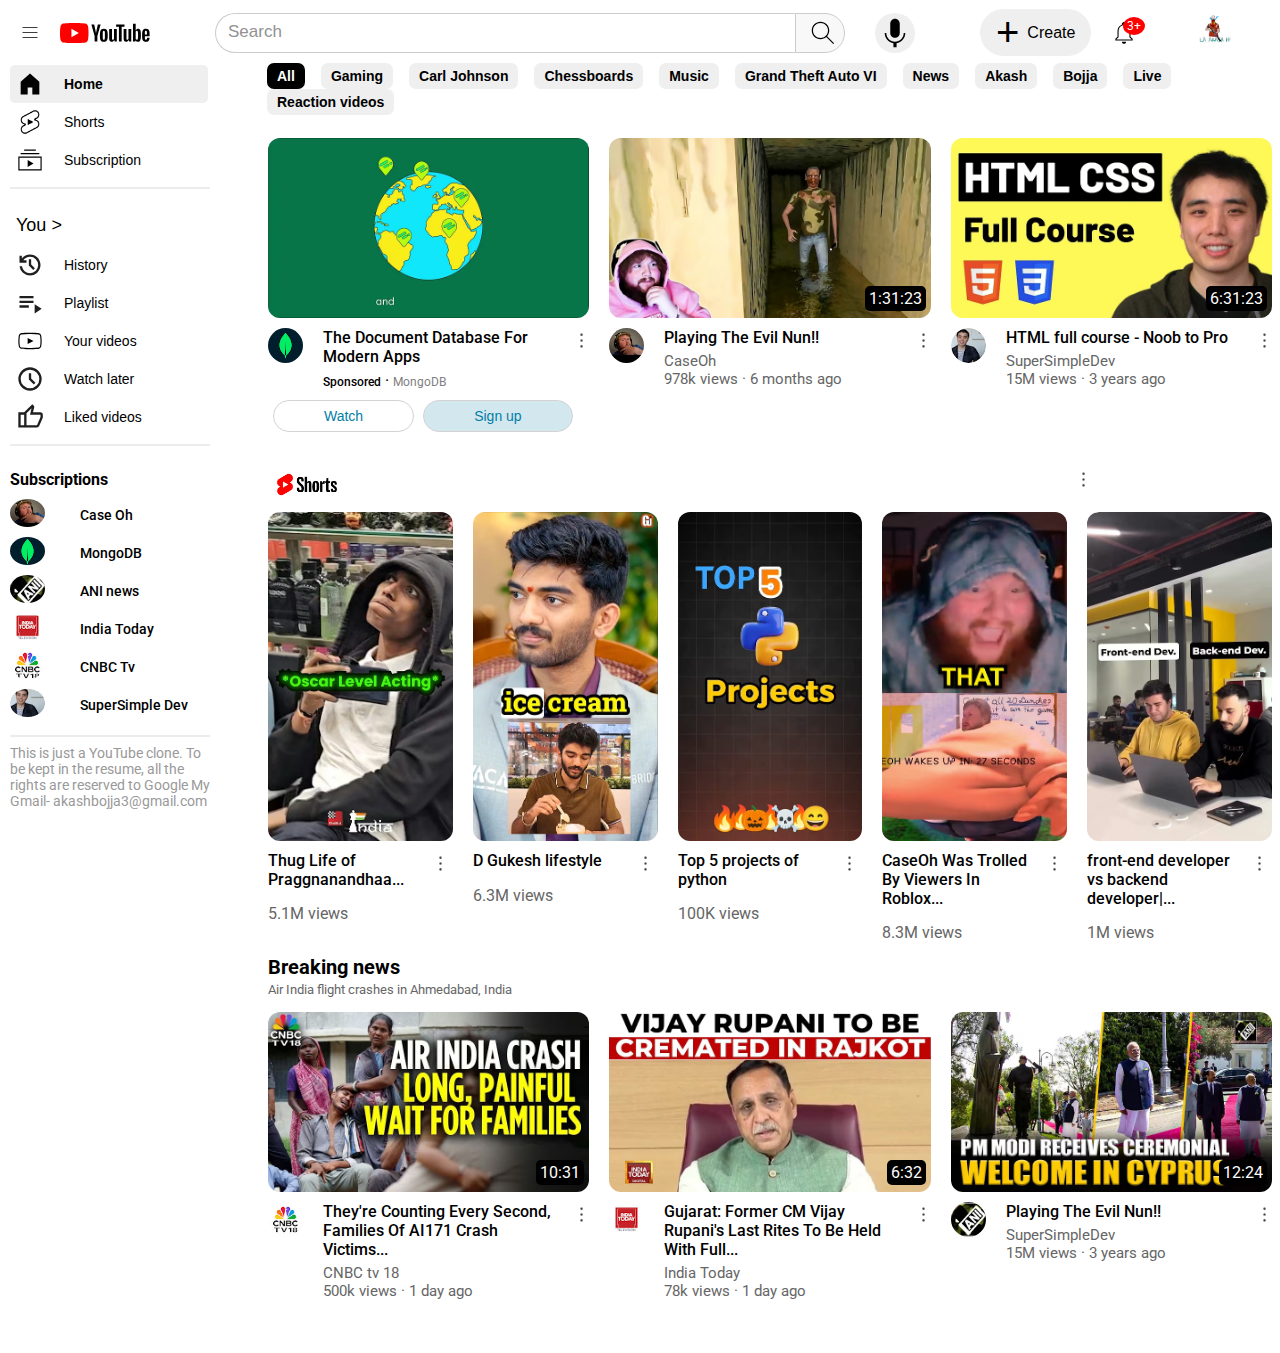
<file: index.html>
<html>
    <head>

    <title> YouTube Clone</title>

    <link rel="preconnect" href="https://fonts.googleapis.com">
    <link rel="preconnect" href="https://fonts.gstatic.com" crossorigin>
    <link href="https://fonts.googleapis.com/css2?family=Roboto:ital,wght@0,100..900;1,100..900&display=swap" rel="stylesheet">

    <link rel = "stylesheet" href = "header.css">
    <link rel = "stylesheet" href = "main.css">
    <link rel = "stylesheet" href = "general.css">
    <link rel ="stylesheet" href = "shorts.css">
    <link rel ="stylesheet" href = "sidebar.css">

    </head>

    <body>
        <div class="header"> 

        <div class="left-section">
            <img src="gui/hamburger.svg" class="hamburger-menu">
            <img src="gui/ytlogo.svg" class="ytlogo">

        </div>

        <div class="middle-section">

            <input type = "text" class ="searchbar" placeholder = "Search">
            <button class="search-button">

                <img src="gui/search.svg">
                <div class="tooltip">Search</div> 
            </button>
            <button class="voice-search-button">
                <img src="gui/voice-search.svg">
                <div class="tooltip">Voice Search</div> 
            </button>

        </div>

        
        <div class="right-section"> 
            <button class="create"> <span class="plus">+</span> <span class="createtext">Create</span></button>

            <div class="notifications">
            <img src ="gui/notification.svg" class ="notification">
             <div class="notifications-count">3+</div>
             <div class="tooltip">Notifications</div>
            </div>

            <img src="channelpics/channelpic6.jfif" class="profile" >


        </div>

        <div class="bottom-section">
           <button class="allbutton">All</button>
           <button class="gamingbutton">Gaming</button>
           <button class="cjbutton">Carl Johnson</button>
           <button class="chessbutton">Chessboards</button>
           <button class="musicbutton">Music</button>
           <button class="gtabutton">Grand Theft Auto VI</button>
           <button class="newsbutton">News</button>
           <button class="akashbutton">Akash</button>
           <button class="bojjabutton">Bojja</button>
           <button class="livebutton">Live</button>
           <button class="reactionbutton">Reaction videos</button>


        </div>

        </div>

        <div class="sidebar">

            <div class="top-section">

            <button class="homebutton">
                 <img src="gui/home.svg">
                 <b><p>Home</p></b> 
            </button>

              <button class="shortsbutton">
                 <img src="gui/youtube-shorts-dark-logo.png">
                 <p>Shorts</p>
            </button>

              <button class="subscriptionbutton">
                 <img src="gui/subscription.svg">
                 <p>Subscription</p>
            </button>
            <hr>
            
            </div>
            

            <div class="you-section">

            <button class="youbutton"> You > </button>

            <button class="historybutton"> 

                <img src="gui/youtube-history-logo.svg"> 
                <p>History</p>

            </button>

            <button class="playlistbutton">

                 <img src= "gui/youtube-playlist-logo.svg"> 
                 <p>Playlist</p>

            </button>

            <button class="yourvideosbutton">

                 <img src="gui/yourvideos.svg"> 
                <p>Your videos</p>

            </button>

            <button class="watchlaterbutton">

                 <img src="gui/youtube-watchlater-logo.svg">
                 <p>Watch later</p>

            </button>

            <button class="likedvideosbutton">
                <img src="gui/youtube-liked-logo.svg">
                <p>Liked videos</p>
            </button>
            

            <hr>
            </div>

            <div class="subscriptions">

                <b class="subscription-text">Subscriptions</b>

            <div class="sub-profile-flex">

                <div class="sub-profile-text-grid">
                       
                <div>

                <img src="channelpics/channelpic1.jfif" class="sub-profile">
                
                </div>

                <div>
                    <p class="sub-name">Case Oh</p>

                </div>

        <div>

                <img src = "channelpics/profile1.png" class = "sub-profile">
                
                </div>

                <div>
                    <p class="sub-name">MongoDB</p>

                </div>

       <div>

                <img src = "channelpics/channelpic5.jfif" class = "sub-profile">
                
                </div>

                <div>
                    <p class="sub-name">ANI news</p>

                </div>

      <div>

                <img src = "channelpics/channelpic4.jfif" class = "sub-profile">
                
                </div>

                <div>
                    <p class="sub-name">India Today</p>

                </div>

       <div>

                <img src = "channelpics/channelpic3.jfif" class = "sub-profile">
                
                </div>

                <div>
                    <p class="sub-name">CNBC Tv</p>

                </div>

       <div>

                  <img src = "channelpics/channelpic2.jfif" class = "sub-profile">
                
                </div>

                <div>
                    <p class="sub-name">SuperSimple Dev</p>

                </div>

             </div>

            </div>
            <hr>
            </div>

            <div class="conclusion">

                <p class="conclusion-text">
                     This is just a YouTube clone. To be kept in the resume, all the rights are reserved to Google
                     My Gmail- akashbojja3@gmail.com
                </p>

            </div>


        </div>

        
    <div class="grid">

        <div class = "video">

            <div>
                <img src = "Thumbnails/Thumbnail1.avif" class = "thumbnail">
            </div>

            <div class = "video-info">

                <div class ="profiles">
                    <img src = "channelpics/profile1.png" class = "profile">
                </div>

                <div class="video-stats">

                <div class = "titles" >
                    <p class ="title">The Document Database For Modern Apps</p>
                    
                </div>

                <div class="sponsores">
                    <p><span class="sponsored">Sponsored</span> &middot; <span class="adsponsor">MongoDB</span></p>
                </div>

                </div>

                <div class="kebabmenu">
                    <img src = "gui/kebabmenu.png" class = "kebabmenu">
                </div>

            </div>

            <div>
                <button class ="adwatch">Watch</button>
                <button class="adSignup">Sign up</button>
            </div>
       
        </div>

        <div class = "video">

            <div class="thumbnail-row">
                <div class="video-time">1:31:23</div>
                <img src = "Thumbnails/Thumbnail2.avif" class = "thumbnail">
            </div>

            <div class = "video-info">

                <div class ="profiles">
                    <img src = "channelpics/channelpic1.jfif" class = "profile">
                </div>

                <div class="video-stats">

                <div class = "titles" >
                    <p class ="title">Playing The Evil Nun!!</p>
                    
                </div>

                <div>
                    <p class="channel-name">CaseOh</p>

                </div>

                <div>
                    <p class="views-date">978k views &middot; 6 months ago</p>
                </div>

                </div>

                <div class="kebabmenu">
                    <img src = "gui/kebabmenu.png" class = "kebabmenu">
                </div>

            </div>

            
       
        </div>


        <div class = "video">

            <div class="thumbnail-row">
                <div class="video-time">6:31:23</div>
                <img src = "Thumbnails/Thumbnail5.avif" class = "thumbnail">
            </div>

            <div class = "video-info">

                <div class ="profiles">
                    <img src = "channelpics/channelpic2.jfif" class = "profile">
                </div>

                <div class="video-stats">

                <div class = "titles" >
                    <p class ="title">HTML full course - Noob to Pro</p>
                    
                </div>

                <div>
                    <p class="channel-name">SuperSimpleDev</p>

                </div>

                <div>
                    <p class="views-date">15M views &middot; 3 years ago </p>
                </div>

                </div>

                <div class="kebabmenu">
                    <img src = "gui/kebabmenu.png" class = "kebabmenu">
                </div>

            </div>

            
       
        </div>




    </div>

<div class="shortheader">

    <div>
        <img src = "gui/youtube-short-logo.jpg" class = "youtube-short-logo">
    </div>

    <div>
        <img src = "gui/kebabmenu.png" class = "kebabmenu">
    </div>

</div>

<div class ="shorts-grid">

    <div class="shorts">

        <div class = "short-thumbnail">
            <img src = "shortThumbnails/shortThumbnail2.avif" class = "short-thumbnail">
        </div>

      <div class = "short-info"> 

        <div class="short-title-menu">
            <p class = "title">Thug Life of Praggnanandhaa...</p>
            <img src = "gui/kebabmenu.png" class = "kebabmenu">
        </div>

        <div>
            <p class = "short-stats"> 5.1M views</p>
        </div>

      </div>
        
    </div>

    <div class="shorts">

        <div>
            <img src = "shortThumbnails/shortThumbnail1.avif" class = "short-thumbnail">
        </div>

      <div class = "short-info"> 

        <div class="short-title-menu">
            <p class = "title"> D Gukesh lifestyle </p>
            <img src = "gui/kebabmenu.png" class = "kebabmenu">
        </div>

        <div>
            <p class = "short-stats"> 6.3M views</p>
        </div>

      </div>
        
    </div>

    <div class="shorts">

        <div>
            <img src = "shortThumbnails/shortThumbnail3.avif" class = "short-thumbnail">
        </div>

      <div class = "short-info"> 

        <div class="short-title-menu">
            <p class = "title"> Top 5 projects of python </p>
            <img src = "gui/kebabmenu.png" class = "kebabmenu">
        </div>

        <div>
            <p class = "short-stats"> 100K views</p>
        </div>

      </div>
        
    </div>

        <div class="shorts">

        <div>
            <img src = "shortThumbnails/shortThumbnail5.avif" class = "short-thumbnail">
        </div>

      <div class = "short-info"> 

        <div class="short-title-menu">
            <p class = "title"> CaseOh Was Trolled By Viewers In Roblox... </p>
            <img src = "gui/kebabmenu.png" class = "kebabmenu">
        </div>

        <div>
            <p class = "short-stats"> 8.3M views</p>
        </div>

      </div>
        
    </div>

        <div class="shorts">

        <div>
            <img src = "shortThumbnails/shortThumbnail4.avif" class = "short-thumbnail">
        </div>

      <div class = "short-info"> 

        <div class="short-title-menu">
            <p class = "title">front-end developer vs backend developer|... </p>
            <img src = "gui/kebabmenu.png" class = "kebabmenu">
        </div>

        <div>
            <p class = "short-stats"> 1M views</p>
        </div>

      </div>
        
    </div>


</div>

<div class="newsdiv">

<div>

<div>
    <p class="newsheader"><b>Breaking news</b></p>
</div>

<div>
    <p class="news"> Air India flight crashes in Ahmedabad, India</p>
</div>

</div>

<div class="menu">
<img src="gui/kebabmenu.png" class="kebabmenu">
</div>

</div>


    
<div class="grid">

<div class = "video">

            <div class="thumbnail-row">
                <div class="video-time">10:31</div>
                <img src = "Thumbnails/Thumbnail4.avif" class = "thumbnail">
            </div>

            <div class = "video-info">

                <div class ="profiles">
                    <img src = "channelpics/channelpic3.jfif" class = "profile">
                </div>

                <div class="video-stats">

                <div class = "titles" >
                    <p class ="title">They're Counting Every Second, Families Of AI171 Crash Victims...</p>
                    
                </div>

                <div>
                    <p class="channel-name">CNBC tv 18</p>

                </div>

                <div>
                    <p class="views-date">500k views &middot; 1 day ago</p>
                </div>

                </div>

                <div class="kebabmenu">
                    <img src = "gui/kebabmenu.png" class = "kebabmenu">
                </div>

            </div>

            
       
        </div>


        <div class = "video">

            <div class="thumbnail-row">
                <div class="video-time">6:32</div>
                <img src = "Thumbnails/Thumbnail3.avif" class = "thumbnail">
            </div>

            <div class = "video-info">

                <div class ="profiles">
                    <img src = "channelpics/channelpic4.jfif" class = "profile">
                </div>

                <div class="video-stats">

                <div class = "titles" >
                    <p class ="title"> Gujarat: Former CM Vijay Rupani's Last Rites To Be Held With Full...</p>
                                       
                </div>

                <div>
                    <p class="channel-name">India Today</p>

                </div>

                <div>
                    <p class="views-date">78k views &middot; 1 day ago</p>
                </div>

                </div>

                <div class="kebabmenu">
                    <img src = "gui/kebabmenu.png" class = "kebabmenu">
                </div>

            </div>

            
       
        </div>


        <div class = "video">

            <div class="thumbnail-row">
                <div class="video-time">12:24</div>
                <img src = "Thumbnails/Thumbnail6.avif" class = "thumbnail">
            </div>

            <div class = "video-info">

                <div class ="profiles">
                    <img src = "channelpics/channelpic5.jfif" class = "profile">
                </div>

                <div class="video-stats">

                <div class = "titles" >
                    <p class ="title">Playing The Evil Nun!!</p>
                    
                </div>

                <div>
                    <p class="channel-name">SuperSimpleDev</p>

                </div>

                <div>
                    <p class="views-date">15M views &middot; 3 years ago </p>
                </div>

                </div>

                <div class="kebabmenu">
                    <img src = "gui/kebabmenu.png" class = "kebabmenu">
                </div>

            </div>

            
       
        </div>




    </div>








        

        

        
        

    </body>

</html>
</file>
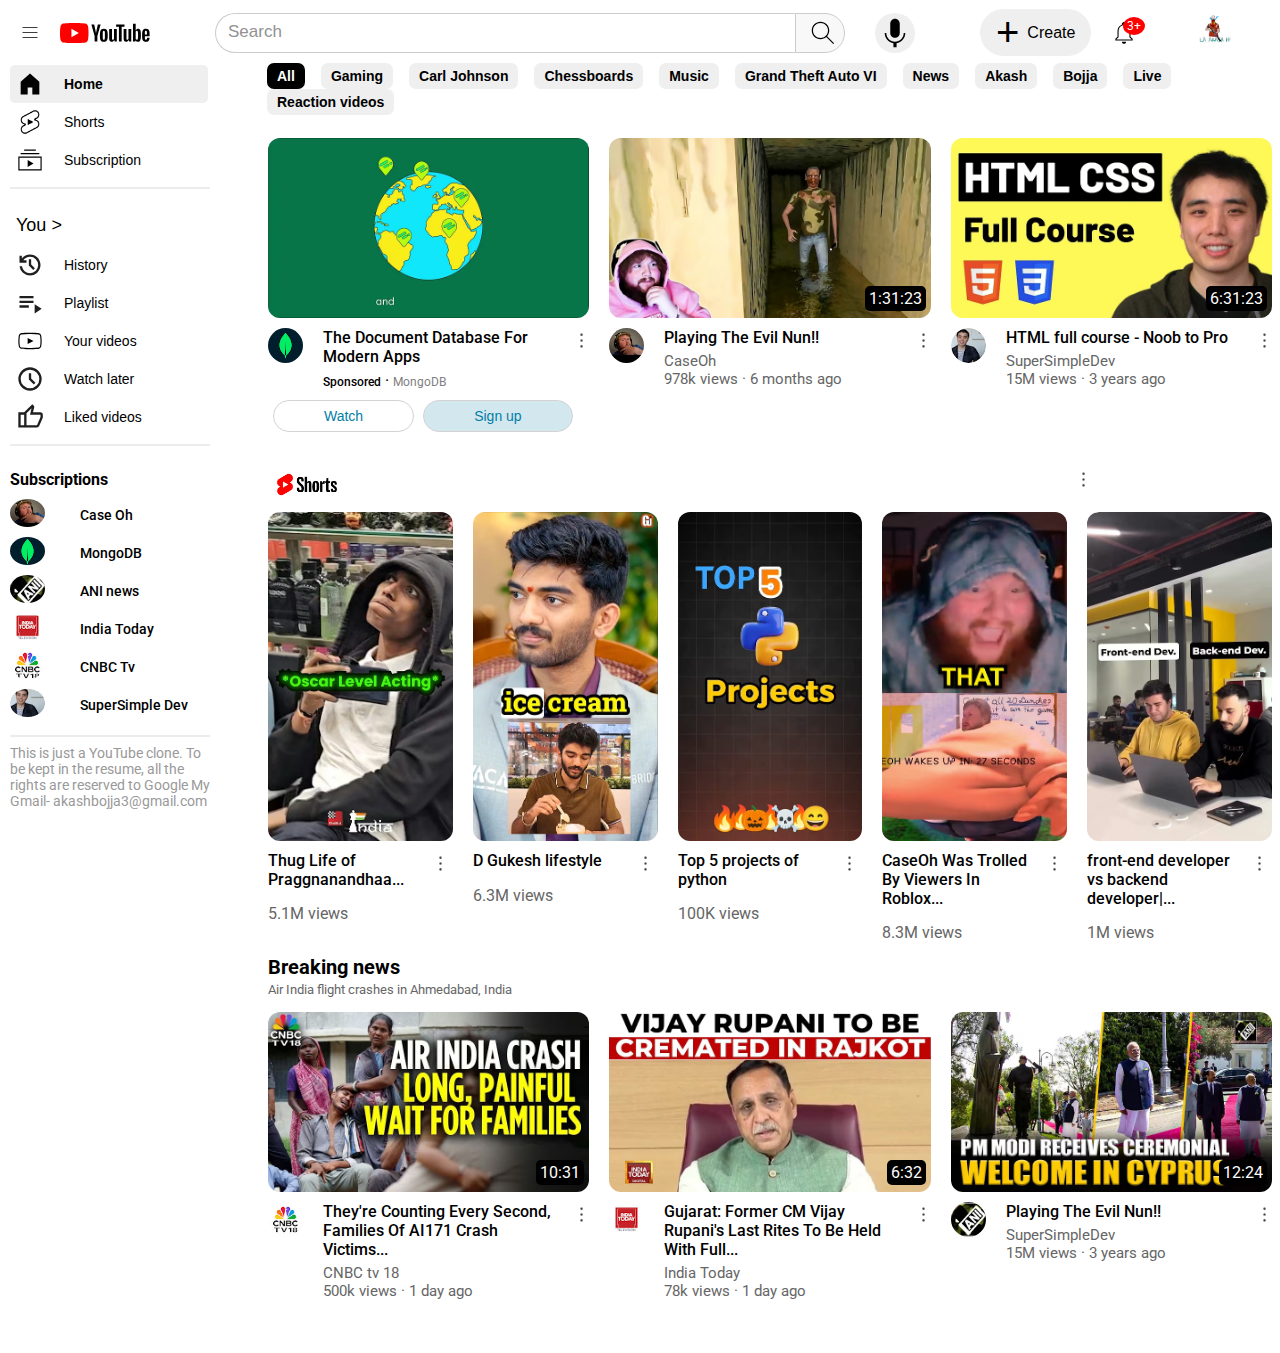
<file: youtubeclone.html>
<html>
    <head>

    <title> YouTube Clone</title>

    <link rel="preconnect" href="https://fonts.googleapis.com">
    <link rel="preconnect" href="https://fonts.gstatic.com" crossorigin>
    <link href="https://fonts.googleapis.com/css2?family=Roboto:ital,wght@0,100..900;1,100..900&display=swap" rel="stylesheet">

    <link rel = "stylesheet" href = "header.css">
    <link rel = "stylesheet" href = "main.css">
    <link rel = "stylesheet" href = "general.css">
    <link rel ="stylesheet" href = "shorts.css">
    <link rel ="stylesheet" href = "sidebar.css">

    </head>

    <body>
        <div class="header"> 

        <div class="left-section">
            <img src="gui/hamburger.svg" class="hamburger-menu">
            <img src="gui/ytlogo.svg" class="ytlogo">

        </div>

        <div class="middle-section">

            <input type = "text" class ="searchbar" placeholder = "Search">
            <button class="search-button">

                <img src="gui/search.svg">
                <div class="tooltip">Search</div> 
            </button>
            <button class="voice-search-button">
                <img src="gui/voice-search.svg">
                <div class="tooltip">Voice Search</div> 
            </button>

        </div>

        
        <div class="right-section"> 
            <button class="create"> <span class="plus">+</span> <span class="createtext">Create</span></button>

            <div class="notifications">
            <img src ="gui/notification.svg" class ="notification">
             <div class="notifications-count">3+</div>
             <div class="tooltip">Notifications</div>
            </div>

            <img src="channelpics/channelpic6.jfif" class="profile" >


        </div>

        <div class="bottom-section">
           <button class="allbutton">All</button>
           <button class="gamingbutton">Gaming</button>
           <button class="cjbutton">Carl Johnson</button>
           <button class="chessbutton">Chessboards</button>
           <button class="musicbutton">Music</button>
           <button class="gtabutton">Grand Theft Auto VI</button>
           <button class="newsbutton">News</button>
           <button class="akashbutton">Akash</button>
           <button class="bojjabutton">Bojja</button>
           <button class="livebutton">Live</button>
           <button class="reactionbutton">Reaction videos</button>


        </div>

        </div>

        <div class="sidebar">

            <div class="top-section">

            <button class="homebutton">
                 <img src="gui/home.svg">
                 <b><p>Home</p></b> 
            </button>

              <button class="shortsbutton">
                 <img src="gui/youtube-shorts-dark-logo.png">
                 <p>Shorts</p>
            </button>

              <button class="subscriptionbutton">
                 <img src="gui/subscription.svg">
                 <p>Subscription</p>
            </button>
            <hr>
            
            </div>
            

            <div class="you-section">

            <button class="youbutton"> You > </button>

            <button class="historybutton"> 

                <img src="gui/youtube-history-logo.svg"> 
                <p>History</p>

            </button>

            <button class="playlistbutton">

                 <img src= "gui/youtube-playlist-logo.svg"> 
                 <p>Playlist</p>

            </button>

            <button class="yourvideosbutton">

                 <img src="gui/yourvideos.svg"> 
                <p>Your videos</p>

            </button>

            <button class="watchlaterbutton">

                 <img src="gui/youtube-watchlater-logo.svg">
                 <p>Watch later</p>

            </button>

            <button class="likedvideosbutton">
                <img src="gui/youtube-liked-logo.svg">
                <p>Liked videos</p>
            </button>
            

            <hr>
            </div>

            <div class="subscriptions">

                <b class="subscription-text">Subscriptions</b>

            <div class="sub-profile-flex">

                <div class="sub-profile-text-grid">
                       
                <div>

                <img src="channelpics/channelpic1.jfif" class="sub-profile">
                
                </div>

                <div>
                    <p class="sub-name">Case Oh</p>

                </div>

        <div>

                <img src = "channelpics/profile1.png" class = "sub-profile">
                
                </div>

                <div>
                    <p class="sub-name">MongoDB</p>

                </div>

       <div>

                <img src = "channelpics/channelpic5.jfif" class = "sub-profile">
                
                </div>

                <div>
                    <p class="sub-name">ANI news</p>

                </div>

      <div>

                <img src = "channelpics/channelpic4.jfif" class = "sub-profile">
                
                </div>

                <div>
                    <p class="sub-name">India Today</p>

                </div>

       <div>

                <img src = "channelpics/channelpic3.jfif" class = "sub-profile">
                
                </div>

                <div>
                    <p class="sub-name">CNBC Tv</p>

                </div>

       <div>

                  <img src = "channelpics/channelpic2.jfif" class = "sub-profile">
                
                </div>

                <div>
                    <p class="sub-name">SuperSimple Dev</p>

                </div>

             </div>

            </div>
            <hr>
            </div>

            <div class="conclusion">

                <p class="conclusion-text">
                     This is just a YouTube clone. To be kept in the resume, all the rights are reserved to Google
                     My Gmail- akashbojja3@gmail.com
                </p>

            </div>


        </div>

        
    <div class="grid">

        <div class = "video">

            <div>
                <img src = "Thumbnails/Thumbnail1.avif" class = "thumbnail">
            </div>

            <div class = "video-info">

                <div class ="profiles">
                    <img src = "channelpics/profile1.png" class = "profile">
                </div>

                <div class="video-stats">

                <div class = "titles" >
                    <p class ="title">The Document Database For Modern Apps</p>
                    
                </div>

                <div class="sponsores">
                    <p><span class="sponsored">Sponsored</span> &middot; <span class="adsponsor">MongoDB</span></p>
                </div>

                </div>

                <div class="kebabmenu">
                    <img src = "gui/kebabmenu.png" class = "kebabmenu">
                </div>

            </div>

            <div>
                <button class ="adwatch">Watch</button>
                <button class="adSignup">Sign up</button>
            </div>
       
        </div>

        <div class = "video">

            <div class="thumbnail-row">
                <div class="video-time">1:31:23</div>
                <img src = "Thumbnails/Thumbnail2.avif" class = "thumbnail">
            </div>

            <div class = "video-info">

                <div class ="profiles">
                    <img src = "channelpics/channelpic1.jfif" class = "profile">
                </div>

                <div class="video-stats">

                <div class = "titles" >
                    <p class ="title">Playing The Evil Nun!!</p>
                    
                </div>

                <div>
                    <p class="channel-name">CaseOh</p>

                </div>

                <div>
                    <p class="views-date">978k views &middot; 6 months ago</p>
                </div>

                </div>

                <div class="kebabmenu">
                    <img src = "gui/kebabmenu.png" class = "kebabmenu">
                </div>

            </div>

            
       
        </div>


        <div class = "video">

            <div class="thumbnail-row">
                <div class="video-time">6:31:23</div>
                <img src = "Thumbnails/Thumbnail5.avif" class = "thumbnail">
            </div>

            <div class = "video-info">

                <div class ="profiles">
                    <img src = "channelpics/channelpic2.jfif" class = "profile">
                </div>

                <div class="video-stats">

                <div class = "titles" >
                    <p class ="title">HTML full course - Noob to Pro</p>
                    
                </div>

                <div>
                    <p class="channel-name">SuperSimpleDev</p>

                </div>

                <div>
                    <p class="views-date">15M views &middot; 3 years ago </p>
                </div>

                </div>

                <div class="kebabmenu">
                    <img src = "gui/kebabmenu.png" class = "kebabmenu">
                </div>

            </div>

            
       
        </div>




    </div>

<div class="shortheader">

    <div>
        <img src = "gui/youtube-short-logo.jpg" class = "youtube-short-logo">
    </div>

    <div>
        <img src = "gui/kebabmenu.png" class = "kebabmenu">
    </div>

</div>

<div class ="shorts-grid">

    <div class="shorts">

        <div class = "short-thumbnail">
            <img src = "shortThumbnails/shortThumbnail2.avif" class = "short-thumbnail">
        </div>

      <div class = "short-info"> 

        <div class="short-title-menu">
            <p class = "title">Thug Life of Praggnanandhaa...</p>
            <img src = "gui/kebabmenu.png" class = "kebabmenu">
        </div>

        <div>
            <p class = "short-stats"> 5.1M views</p>
        </div>

      </div>
        
    </div>

    <div class="shorts">

        <div>
            <img src = "shortThumbnails/shortThumbnail1.avif" class = "short-thumbnail">
        </div>

      <div class = "short-info"> 

        <div class="short-title-menu">
            <p class = "title"> D Gukesh lifestyle </p>
            <img src = "gui/kebabmenu.png" class = "kebabmenu">
        </div>

        <div>
            <p class = "short-stats"> 6.3M views</p>
        </div>

      </div>
        
    </div>

    <div class="shorts">

        <div>
            <img src = "shortThumbnails/shortThumbnail3.avif" class = "short-thumbnail">
        </div>

      <div class = "short-info"> 

        <div class="short-title-menu">
            <p class = "title"> Top 5 projects of python </p>
            <img src = "gui/kebabmenu.png" class = "kebabmenu">
        </div>

        <div>
            <p class = "short-stats"> 100K views</p>
        </div>

      </div>
        
    </div>

        <div class="shorts">

        <div>
            <img src = "shortThumbnails/shortThumbnail5.avif" class = "short-thumbnail">
        </div>

      <div class = "short-info"> 

        <div class="short-title-menu">
            <p class = "title"> CaseOh Was Trolled By Viewers In Roblox... </p>
            <img src = "gui/kebabmenu.png" class = "kebabmenu">
        </div>

        <div>
            <p class = "short-stats"> 8.3M views</p>
        </div>

      </div>
        
    </div>

        <div class="shorts">

        <div>
            <img src = "shortThumbnails/shortThumbnail4.avif" class = "short-thumbnail">
        </div>

      <div class = "short-info"> 

        <div class="short-title-menu">
            <p class = "title">front-end developer vs backend developer|... </p>
            <img src = "gui/kebabmenu.png" class = "kebabmenu">
        </div>

        <div>
            <p class = "short-stats"> 1M views</p>
        </div>

      </div>
        
    </div>


</div>

<div class="newsdiv">

<div>

<div>
    <p class="newsheader"><b>Breaking news</b></p>
</div>

<div>
    <p class="news"> Air India flight crashes in Ahmedabad, India</p>
</div>

</div>

<div class="menu">
<img src="gui/kebabmenu.png" class="kebabmenu">
</div>

</div>


    
<div class="grid">

<div class = "video">

            <div class="thumbnail-row">
                <div class="video-time">10:31</div>
                <img src = "Thumbnails/Thumbnail4.avif" class = "thumbnail">
            </div>

            <div class = "video-info">

                <div class ="profiles">
                    <img src = "channelpics/channelpic3.jfif" class = "profile">
                </div>

                <div class="video-stats">

                <div class = "titles" >
                    <p class ="title">They're Counting Every Second, Families Of AI171 Crash Victims...</p>
                    
                </div>

                <div>
                    <p class="channel-name">CNBC tv 18</p>

                </div>

                <div>
                    <p class="views-date">500k views &middot; 1 day ago</p>
                </div>

                </div>

                <div class="kebabmenu">
                    <img src = "gui/kebabmenu.png" class = "kebabmenu">
                </div>

            </div>

            
       
        </div>


        <div class = "video">

            <div class="thumbnail-row">
                <div class="video-time">6:32</div>
                <img src = "Thumbnails/Thumbnail3.avif" class = "thumbnail">
            </div>

            <div class = "video-info">

                <div class ="profiles">
                    <img src = "channelpics/channelpic4.jfif" class = "profile">
                </div>

                <div class="video-stats">

                <div class = "titles" >
                    <p class ="title"> Gujarat: Former CM Vijay Rupani's Last Rites To Be Held With Full...</p>
                                       
                </div>

                <div>
                    <p class="channel-name">India Today</p>

                </div>

                <div>
                    <p class="views-date">78k views &middot; 1 day ago</p>
                </div>

                </div>

                <div class="kebabmenu">
                    <img src = "gui/kebabmenu.png" class = "kebabmenu">
                </div>

            </div>

            
       
        </div>


        <div class = "video">

            <div class="thumbnail-row">
                <div class="video-time">12:24</div>
                <img src = "Thumbnails/Thumbnail6.avif" class = "thumbnail">
            </div>

            <div class = "video-info">

                <div class ="profiles">
                    <img src = "channelpics/channelpic5.jfif" class = "profile">
                </div>

                <div class="video-stats">

                <div class = "titles" >
                    <p class ="title">Playing The Evil Nun!!</p>
                    
                </div>

                <div>
                    <p class="channel-name">SuperSimpleDev</p>

                </div>

                <div>
                    <p class="views-date">15M views &middot; 3 years ago </p>
                </div>

                </div>

                <div class="kebabmenu">
                    <img src = "gui/kebabmenu.png" class = "kebabmenu">
                </div>

            </div>

            
       
        </div>




    </div>








        

        

        
        

    </body>

</html>
</file>
<file: header.css>
.header{
    height: 65px;
    margin-bottom: 60px;
    display: flex;
    flex-direction: row;
    justify-content: space-between;
    position: fixed;
    background-color: white;
    top: 0;
    right: 0;
    left: 0;
    z-index: 100;
}

.header img{
    cursor: pointer;
}

.left-section{
    display: flex;
    align-items: center;
  
   
}

.hamburger-menu{
    height: 20px;
    margin-right: 20px;
    margin-left: 20px;
}

.ytlogo{
    height: 20px;
}

.middle-section{
    flex: 1;
    margin-left: 50px;
    margin-right: 50px;
    max-width: 700px;
    display: flex;
    align-items: center;
}

.search-button{
    width: 50px;
    height: 40px;
    padding: 4px 9px 4px 14px;
    background-color: rgb(248, 248, 248);
    border: solid 1px rgb(204, 204, 204);
    border-radius: 0px 20px 20px 0px;
}



.voice-search-button{
    width: 40px;
    height: 40px;
    margin-left: 30px;
    border-radius: 50%;
    border: none;
}

.searchbar{
    flex: 1;
    height: 40px;
    border: solid 1px rgb(204, 204, 204);
    border-radius: 20px 0px 0px 20px;
    border-right: none;
}



.searchbar::placeholder{
    font-family: 'Roboto' sans-serif;
    font-size: 17px;
    padding-left: 10px;
    color: rgb(146, 146, 146);
}

.right-section{
    width: 300px;
    display: flex;
    align-items: center;
   
}

.create{
  display: flex;
  align-items: center;
  font-style: 'Roboto';
  border: none;
  border-radius: 30px;
  padding: 1px 16px;
  font-size: 16px;
  cursor: pointer;
  gap: 8px;
}

.plus{
    font-size: 40px;
    font-weight: 100;
    
}

.notification{
    height: 26px; 
    margin-right: 60px;
    margin-left: 20px;
}



.notifications-count{
    position: absolute;
    background-color: red;
    color: white;
    top: -3px;
    right: 52px;
    padding-top: 2px;
    padding-bottom: 2px;
    padding-right: 4px;
    padding-left: 4px;
    border-radius: 50%;
    font-size: 12px;

}

.bottom-section{
    margin-top: 12px;
    position:fixed;
    background-color: white;
    height: 60px;
    top: 51px; 
    left: 267px;
    right: 0px;
}

.bottom-section button{
    padding-top: 5px;
    padding-bottom: 5px;
    padding-right: 10px;
    padding-left: 10px;
    margin-right: 12px;
    border: none;
    font-size: 14px;
    font-weight: bold;
    border-radius: 7px;
    cursor: pointer;
    
}

.allbutton{
    padding-top: 5px;
    padding-bottom: 5px;
    padding-right: 10px;
    padding-left: 10px;
    background-color: rgb(0, 0, 0);
    color: white;
}

.search-button, .voice-search-button, .notifications{
    display: flex;
    justify-content: center;
    position: relative;
}

.tooltip{
    font-size: 12px;
    position: absolute;
    color: white;
    background-color: gray;
    padding-top: 3px;
    padding-bottom: 3px;
    padding-left: 8px;
    padding-right: 8px;
    bottom: -30px;
    z-index: 100;
    white-space: nowrap;
    opacity: 0;
}

.search-button:hover .tooltip, .voice-search-button:hover .tooltip, .notifications:hover .tooltip{
  opacity: 1;
}
</file>
<file: main.css>
.grid{
    display: grid;
    grid-template-columns: 1fr 1fr 1fr;
    column-gap: 20px;
}

@media(max-width: 1100px){
    .grid{
        grid-template-columns: 1fr 1fr;
    }
}

@media(max-width: 750px){
    .grid{
        grid-template-columns: 1fr;
    }
}

.adwatch, .adsignup{
    margin-left: 5px;
    padding-top: 7px;
    padding-bottom: 7px;
    padding-left: 50px;
    padding-right: 50px;  
    border-radius: 16px; 
    border:solid 1px lightgray;
    background-color:white;
    color:rgb(2, 126, 167);
    font-size: 14px;
    font-weight: 450;
    cursor: pointer;
}
.adsignup{
    background-color: rgb(211, 232, 238);

}
.adsignup:hover{
    background-color: rgb(191, 199, 201);
}
.adwatch:hover{
    background-color: rgb(211, 232, 238);
}

.video{
   
    margin-bottom: 35px;
    
    
}

.thumbnail{
    width: 100%;
    border-radius: 12px;
}


.video-info{
    display: grid;
    grid-template-columns: 50px 1fr 20px;
    column-gap: 5px;
    padding-top: 10px;
    
}

.video-stats{
    margin-bottom: 10px;
    
   
}

.profile{
    width: 35px;
    border-radius: 50%;
    object-fit: cover;
}



.title{
   font-weight: 500;
   margin-bottom: 5px;
   font-size: 16px;
}

.sponsored{
    font-weight: 500;
}

.adsponsor{
    color: gray;
}

.sponsored, .adsponsor{
    font-size: 12px;
}

.kebabmenu{
    width: 25px;
    
    cursor: pointer;
}


.channel-name, .views-date{
    font-size: 15px;

    color: rgb(102, 102, 102); 
    
}

.newsdiv{
    display: grid;
    grid-template-columns: 300px 769px;
    margin-bottom: 15px;
}

.newsheader{
    font-size: 20px;
    margin-bottom: 3px;
}

.news{
    font-size: 13px;
    color: rgb(102, 102, 102); 
}

.menu{
    margin-left: 769px;
}

.thumbnail-row{
    position: relative;
}
.video-time{
    position: absolute;
    color: white;
    background-color: black;
    bottom: 7px;
    right: 5px;
    padding-top: 3px;
    padding-bottom: 3px;
    padding-left: 4px;
    padding-right: 4px;
    border-radius: 5px;
}
</file>
<file: general.css>
p{
 margin: 0;
}

body{
    font-family: 'Roboto', sans-serif;
    overflow-x: hidden;
    padding-top: 130px ;
    padding-left: 260px;
}
</file>
<file: shorts.css>
.youtube-short-logo{
    height: 35px;
    margin-left: 8px;
    margin-bottom: 10px;
    
}

.shortheader{
    display: grid;
    grid-template-columns: 4fr 1fr;

}

.shorts-grid{
    
    display: grid;
    grid-template-columns: 1fr 1fr 1fr 1fr 1fr;
    column-gap: 20px;
    margin-bottom: 13px;
    
}

@media(max-width: 1100px){
    .shorts-grid{
        grid-template-columns: 1fr 1fr 1fr;
    }
}

@media(max-width: 800px){
    .shorts-grid{
        grid-template-columns: 1fr 1fr;
    }
}


.short-thumbnail{
    width: 100%;
    
    border-radius: 12px;
}

.short-title-menu{
    display: grid;
    grid-template-columns: 1fr 25px;
}

.short-info, .short-stats{
    margin-top: 10px;
}

.short-stats{
    color: rgb(102, 102, 102);
    vertical-align: center;
}
</file>
<file: sidebar.css>
.sidebar{
    background-color: white;
    position: fixed;
    top: 65px;
    bottom: 0px;
    left: 0px;
    width: 200px;
    padding-left: 10px;
    padding-right: 15px;
    height: 100vh;
    overflow-y: hidden;
    
}
.sidebar:hover{
    overflow-y: auto;
}

.sidebar::-webkit-scrollbar {
  width: 3px;              /* vertical scrollbar width */
}

.sidebar::-webkit-scrollbar-thumb {
  background-color: #999;  /* scrollbar handle */
  border-radius: 4px;
}

.sidebar::-webkit-scrollbar-track {
  background-color: #f1f1f1;  /* scrollbar background */
}

.top-section{
    height: 115px;
    padding-bottom: 15px;
}

.you-section{
    
    height: 250px;
    padding-top: 10px;
}

.subscriptions{
    margin-top: 15px;
    height: 275px;
    
}

.conclusion{
    height: 180px;
    
}

.sub-profile-text-grid{
    display: grid;
    grid-template-columns: 50px 1fr;
}

.sub-name{
    font-size: 20px;
    color: black;
    font-weight: 500;
    padding-top: 8px;
}


.sidebar img{
    height: 28px;
    display: inline-block;
}

.sidebar p{
    display: inline-block;
    font-size: 14px;
    padding-left: 20px;
}

.sidebar button{
    display: flex;
    justify-content: center;
    align-items: center;
    border:none;
    border-radius: 5px;
    cursor: pointer;
}

.sidebar button:hover{
    background-color: rgb(236, 236, 236);
}

.sidebar hr{
    border: 1px solid rgb(236, 236, 236);
}

.homebutton{
    padding-right: 105px;
    padding-top: 5px;
    padding-bottom: 5px;
}
.homebutton:hover{
    background-color: rgb(230, 230, 230);
}

.shortsbutton{
    padding-right: 104px;
    padding-top: 5px;
    padding-bottom: 5px;
    background-color: white;
}

.subscriptionbutton{
    padding-right: 66px;
    padding-top: 5px;
    padding-bottom: 5px;
    background-color: white;
}

.youbutton{
    padding-right: 145px;
    padding-top: 10px;
    padding-bottom: 10px;
    font-size: 18px;
    background-color: white;
}

.historybutton{
    background-color: white;
    padding-right: 99px;
    padding-top: 5px;
    padding-bottom: 5px;
}

.playlistbutton{
    background-color: white;
    padding-right: 99px;
    padding-top: 5px;
    padding-bottom: 5px;

}

.yourvideosbutton{
    background-color: white;
    padding-right: 69px;
    padding-top: 5px;
    padding-bottom: 5px;
}

.watchlaterbutton{
    background-color: white;
    padding-right: 71px;
    padding-top: 5px;
    padding-bottom: 5px;;
}

.likedvideosbutton{
    background-color: white;
    padding-right: 64px;
    padding-top: 5px;
    padding-bottom: 5px;;
}

.subscription-text{
    display: block;
    margin-bottom: 10px;
}

.sub-profile{
    width: 35px;
    border-radius: 50%;
    object-fit: cover;
    margin-bottom: 10px;
}

.conclusion-text{
    margin-left: -20px;
    color: #999;
}
</file>
